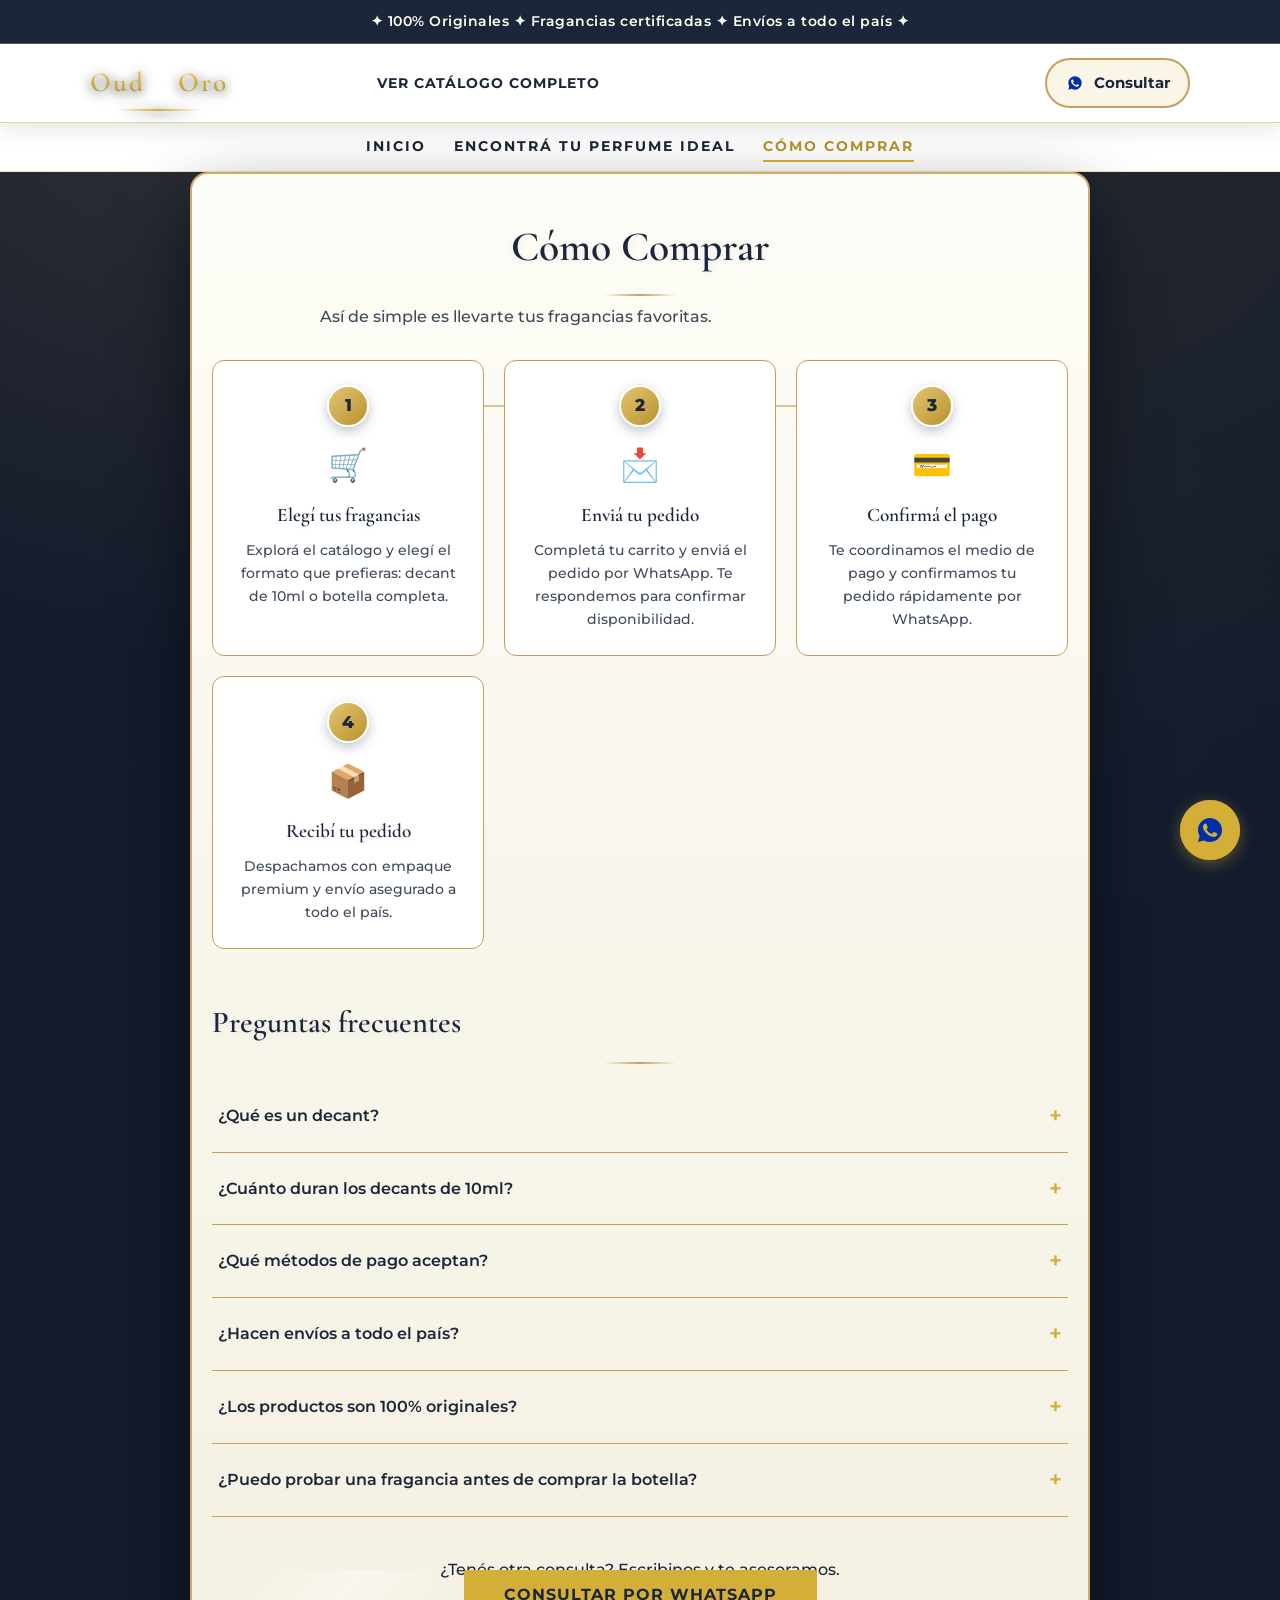
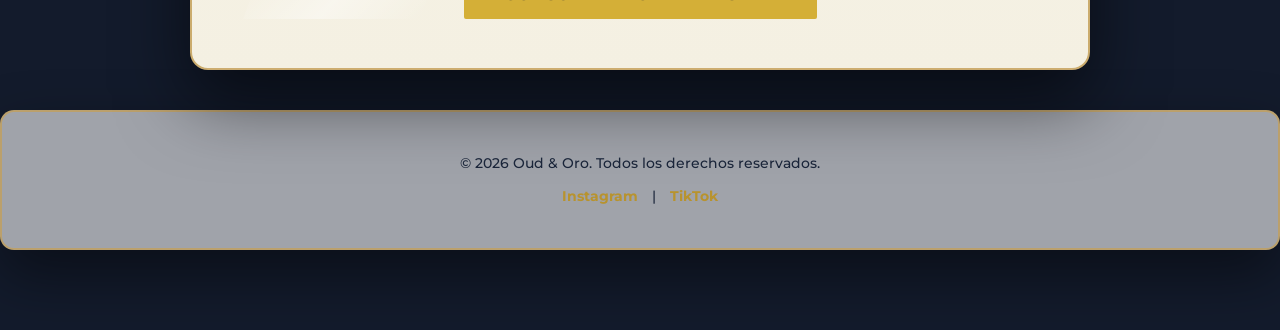
<file: como-comprar.html>
<!DOCTYPE html>
<html lang="es">
<head>
    <meta charset="UTF-8">
    <meta name="viewport" content="width=device-width, initial-scale=1.0">
    <title>Cómo Comprar | Oud & Oro</title>
    <!-- Google Fonts -->
    <link href="https://fonts.googleapis.com/css2?family=Montserrat:wght@400;500;600;700;800&family=Cormorant+Garamond:wght@600" rel="stylesheet">
    <link rel="stylesheet" href="css/styles.css?v=15">
    <style>
        .como-comprar { max-width: 900px; margin: 0 auto; padding: 40px 20px 60px; }
        .pasos-compra { display: grid; grid-template-columns: repeat(auto-fit, minmax(200px, 1fr)); gap: 20px; margin: 30px 0 50px; }
        .paso-compra { background: var(--card-bg); border: 1px solid var(--border-color); border-radius: 12px; padding: 24px; text-align: center; }
        .paso-compra .paso-icono { font-size: 2em; margin-bottom: 10px; }
        .paso-compra h3 { font-family: 'Cormorant Garamond', serif; font-size: 1.2em; margin-bottom: 8px; }
        .paso-compra p { font-size: 0.9em; color: var(--text-dim); }
        .faq { margin-top: 30px; }
        .faq-item { border-bottom: 1px solid var(--border-color); }
        .faq-item summary { cursor: pointer; padding: 18px 6px; font-weight: 600; list-style: none; display: flex; justify-content: space-between; align-items: center; }
        .faq-item summary::-webkit-details-marker { display: none; }
        .faq-item summary::after { content: '+'; font-size: 1.4em; color: var(--gold); transition: transform 0.2s; }
        .faq-item[open] summary::after { transform: rotate(45deg); }
        .faq-item .faq-respuesta { padding: 0 6px 18px; color: var(--text-dim); }
        .faq-cta { text-align: center; margin-top: 40px; }
    </style>
</head>
<body>

    <div class="site-sticky">
    <div class="top-bar">✦ 100% Originales ✦ Fragancias certificadas ✦ Envíos a todo el país ✦</div>

    <header class="site-header">
        <a href="index.html" class="logo" aria-label="Oud &amp; Oro - Volver al inicio">
            <span>Oud</span>
            <span class="logo-amp">&amp;</span>
            <span>Oro</span>
        </a>

        <div class="header-buscar">
            <a href="index.html#catalogo" class="header-enlace">Ver catálogo completo</a>
        </div>

        <div class="header-acciones">
            <a href="#" class="header-wa" id="header-wa" target="_blank" rel="noopener" aria-label="Consultar por WhatsApp">
                <img src="[data-uri]" alt="" width="20" height="20" style="pointer-events:none;">
                Consultar
            </a>
        </div>
    </header>
    </div>

    <nav class="main-nav" aria-label="Navegación principal">
        <a href="index.html">Inicio</a>
        <a href="recomendador.html">Encontrá tu perfume ideal</a>
        <a href="como-comprar.html" class="activo">Cómo Comprar</a>
    </nav>

    <main class="como-comprar">
        <h1 class="scroll-reveal">Cómo Comprar</h1>
        <p class="reco-sub scroll-reveal">Así de simple es llevarte tus fragancias favoritas.</p>

        <section class="pasos-compra scroll-reveal">
            <div class="paso-compra scroll-reveal">
                <span class="paso-num">1</span>
                <div class="paso-icono">🛒</div>
                <h3>Elegí tus fragancias</h3>
                <p>Explorá el catálogo y elegí el formato que prefieras: decant de 10ml o botella completa.</p>
            </div>
            <div class="paso-compra scroll-reveal">
                <span class="paso-num">2</span>
                <div class="paso-icono">📩</div>
                <h3>Enviá tu pedido</h3>
                <p>Completá tu carrito y enviá el pedido por WhatsApp. Te respondemos para confirmar disponibilidad.</p>
            </div>
            <div class="paso-compra scroll-reveal">
                <span class="paso-num">3</span>
                <div class="paso-icono">💳</div>
                <h3>Confirmá el pago</h3>
                <p>Te coordinamos el medio de pago y confirmamos tu pedido rápidamente por WhatsApp.</p>
            </div>
            <div class="paso-compra scroll-reveal">
                <span class="paso-num">4</span>
                <div class="paso-icono">📦</div>
                <h3>Recibí tu pedido</h3>
                <p>Despachamos con empaque premium y envío asegurado a todo el país.</p>
            </div>
        </section>

        <section class="faq scroll-reveal">
            <h2>Preguntas frecuentes</h2>

            <details class="faq-item">
                <summary>¿Qué es un decant?</summary>
                <div class="faq-respuesta">Es una fragancia envasada en un atomizador de cristal de viaje (10ml), extraída de la botella original con jeringas esterilizadas. Te permite probar y disfrutar una fragancia de lujo en tu piel antes de comprometerte con la botella completa.</div>
            </details>

            <details class="faq-item">
                <summary>¿Cuánto duran los decants de 10ml?</summary>
                <div class="faq-respuesta">Un decant de 10ml equivale a más de 100 aplicaciones. La duración depende de la cantidad de sprays que uses por día.</div>
            </details>

            <details class="faq-item">
                <summary>¿Qué métodos de pago aceptan?</summary>
                <div class="faq-respuesta">Coordinamos el medio de pago directamente por WhatsApp. Consultanos para conocer las opciones disponibles en el momento.</div>
            </details>

            <details class="faq-item">
                <summary>¿Hacen envíos a todo el país?</summary>
                <div class="faq-respuesta">Sí, realizamos envíos asegurados a todo el país con empaque premium. El costo y los plazos se coordinan según tu ubicación.</div>
            </details>

            <details class="faq-item">
                <summary>¿Los productos son 100% originales?</summary>
                <div class="faq-respuesta">Sí. Todas nuestras fragancias son 100% originales y certificadas. Garantizamos la autenticidad en cada producto.</div>
            </details>

            <details class="faq-item">
                <summary>¿Puedo probar una fragancia antes de comprar la botella?</summary>
                <div class="faq-respuesta">¡Por supuesto! Por eso ofrecemos decants de 10ml. Es la mejor manera de vivir la evolución de una fragancia en tu piel antes de invertir en la botella completa.</div>
            </details>
        </section>

        <div class="faq-cta scroll-reveal">
            <p>¿Tenés otra consulta? Escribinos y te asesoramos.</p>
            <a href="#" class="cta-btn" id="como-comprar-wa" target="_blank" rel="noopener">Consultar por WhatsApp</a>
        </div>
    </main>

    <footer id="contacto">
        <p>© 2026 Oud & Oro. Todos los derechos reservados.</p>
        <p style="margin-top: 10px;">
            <a href="https://www.instagram.com/oud_oro_arabes/" target="_blank" rel="noopener">Instagram</a> |
            <a href="#" target="_blank" rel="noopener">TikTok</a>
        </p>
    </footer>

    <a href="#" class="whatsapp-float" id="general-wa" target="_blank" rel="noopener" aria-label="Contactar por WhatsApp">
        <img src="[data-uri]" alt="WhatsApp" width="36" height="36" style="pointer-events:none;">
    </a>

<script>const numeroWhatsApp = "541144025352";</script>
<script src="js/como-comprar.js?v=4"></script>
<script src="js/sticky.js?v=13"></script>
</body>
</html>
</file>
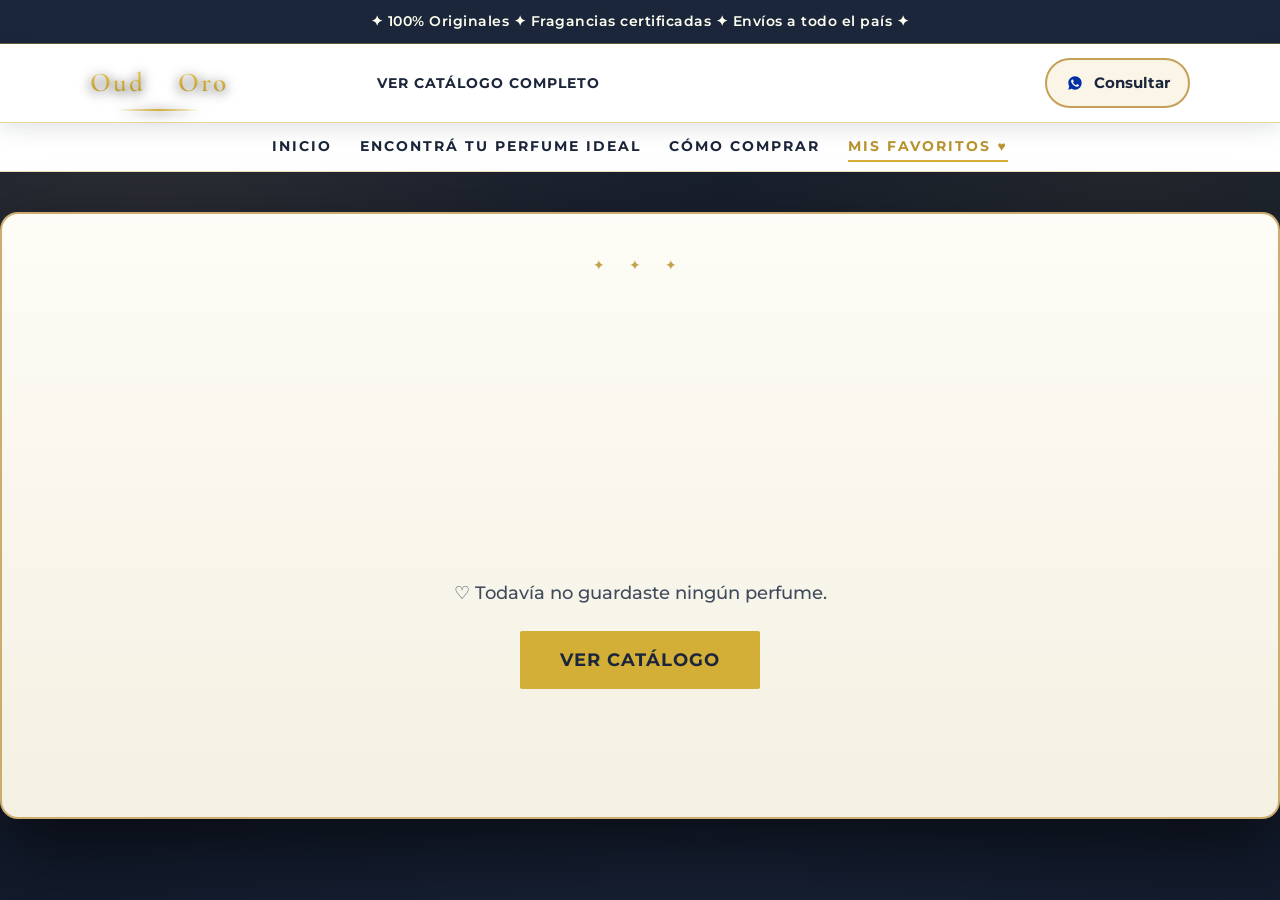
<file: favoritos.html>
<!DOCTYPE html>
<html lang="es">
<head>
    <meta charset="UTF-8">
    <meta name="viewport" content="width=device-width, initial-scale=1.0">
    <title>Mis favoritos | Oud & Oro</title>
    <!-- Google Fonts -->
    <link href="https://fonts.googleapis.com/css2?family=Montserrat:wght@400;500;600;700;800&family=Cormorant+Garamond:wght@600" rel="stylesheet">
    <link rel="stylesheet" href="css/styles.css?v=15">
</head>
<body>

    <div class="site-sticky">
    <div class="top-bar">✦ 100% Originales ✦ Fragancias certificadas ✦ Envíos a todo el país ✦</div>

    <header class="site-header">
        <a href="index.html" class="logo" aria-label="Oud &amp; Oro - Volver al inicio">
            <span>Oud</span>
            <span class="logo-amp">&amp;</span>
            <span>Oro</span>
        </a>

        <div class="header-buscar">
            <a href="index.html#catalogo" class="header-enlace">Ver catálogo completo</a>
        </div>

        <div class="header-acciones">
            <a href="#" class="header-wa" id="header-wa" target="_blank" rel="noopener" aria-label="Consultar por WhatsApp">
                <img src="[data-uri]" alt="" width="20" height="20" style="pointer-events:none;">
                Consultar
            </a>
        </div>
    </header>
    </div>

    <nav class="main-nav" aria-label="Navegación principal">
        <a href="index.html">Inicio</a>
        <a href="recomendador.html">Encontrá tu perfume ideal</a>
        <a href="como-comprar.html">Cómo Comprar</a>
        <a href="favoritos.html" class="activo">Mis favoritos ♥</a>
    </nav>

    <main class="favoritos">
        <section class="reco-hero">
            <h1 class="scroll-reveal">Mis favoritos</h1>
            <p class="reco-sub scroll-reveal">Los perfumes que guardaste con el corazón, listos para elegir tu favorito.</p>
        </section>

        <div class="favoritos-barra scroll-reveal">
            <a href="index.html#catalogo" class="cta-btn fav-volver">Explorar más perfumes</a>
        </div>

        <div class="product-grid" id="fav-grid"></div>
        <div class="fav-vacio" id="fav-vacio" hidden>
            <p>♡ Todavía no guardaste ningún perfume.</p>
            <a href="index.html#catalogo" class="cta-btn">Ver catálogo</a>
        </div>
    </main>

    <div class="modal-overlay" id="modal-producto" aria-hidden="true">
        <div class="modal" role="dialog" aria-modal="true" aria-labelledby="modal-titulo">
            <button class="modal-close" id="modal-cerrar" aria-label="Cerrar">&times;</button>
            <div id="modal-contenido"></div>
        </div>
    </div>

    <script>const numeroWhatsApp = "541144025352";</script>
    <script src="js/favoritos.js?v=12"></script>
    <script src="js/sticky.js?v=13"></script>
</body>
</html>
</file>
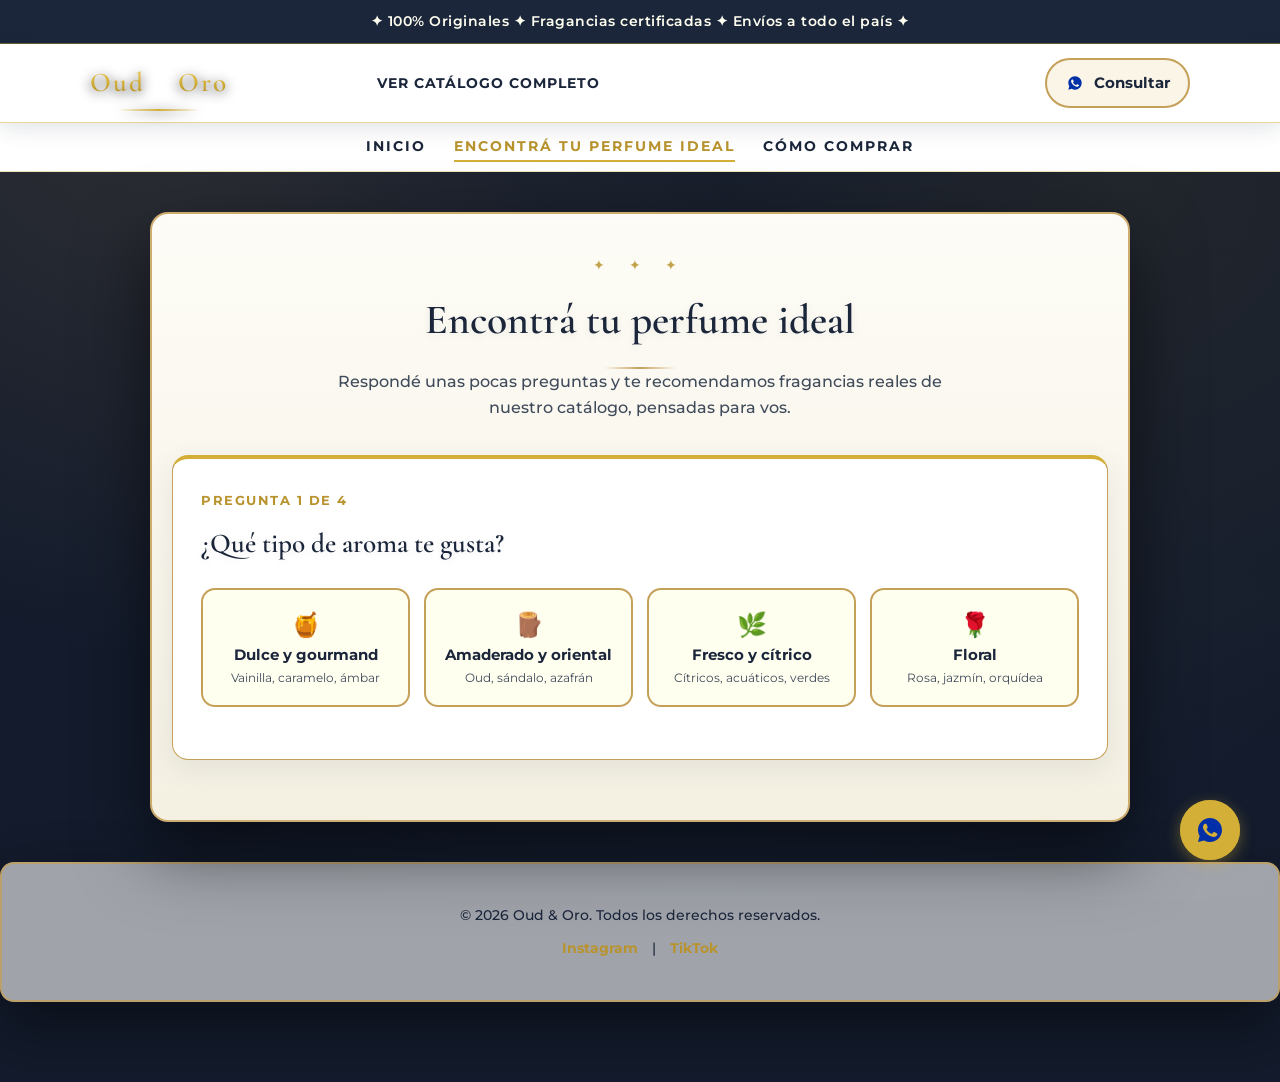
<file: recomendador.html>
<!DOCTYPE html>
<html lang="es">
<head>
    <meta charset="UTF-8">
    <meta name="viewport" content="width=device-width, initial-scale=1.0">
    <title>Encontrá tu perfume ideal | Oud & Oro</title>
    <!-- Google Fonts -->
    <link href="https://fonts.googleapis.com/css2?family=Montserrat:wght@400;500;600;700;800&family=Cormorant+Garamond:wght@600" rel="stylesheet">
    <link rel="stylesheet" href="css/styles.css?v=15">
</head>
<body>

    <div class="site-sticky">
    <div class="top-bar">✦ 100% Originales ✦ Fragancias certificadas ✦ Envíos a todo el país ✦</div>

    <header class="site-header">
        <a href="index.html" class="logo" aria-label="Oud &amp; Oro - Volver al inicio">
            <span>Oud</span>
            <span class="logo-amp">&amp;</span>
            <span>Oro</span>
        </a>

        <div class="header-buscar">
            <a href="index.html#catalogo" class="header-enlace">Ver catálogo completo</a>
        </div>

        <div class="header-acciones">
            <a href="#" class="header-wa" id="header-wa" target="_blank" rel="noopener" aria-label="Consultar por WhatsApp">
                <img src="[data-uri]" alt="" width="20" height="20" style="pointer-events:none;">
                Consultar
            </a>
        </div>
    </header>
    </div>

    <nav class="main-nav" aria-label="Navegación principal">
        <a href="index.html">Inicio</a>
        <a href="recomendador.html" class="activo">Encontrá tu perfume ideal</a>
        <a href="como-comprar.html">Cómo Comprar</a>
    </nav>

    <main class="recomendador">
        <section class="reco-hero">
            <h1 class="scroll-reveal">Encontrá tu perfume ideal</h1>
            <p class="reco-sub scroll-reveal">Respondé unas pocas preguntas y te recomendamos fragancias reales de nuestro catálogo, pensadas para vos.</p>
        </section>

        <section class="quiz" id="quiz">
            <div class="quiz-header">
                <span class="quiz-progress" id="quiz-progress">Pregunta 1 de 4</span>
            </div>

            <div class="quiz-paso" data-paso="1">
                <h2 class="quiz-pregunta">¿Qué tipo de aroma te gusta?</h2>
                <div class="quiz-opciones">
                    <button class="quiz-option" data-field="aroma" data-value="dulce">
                        <span class="opt-emoji">🍯</span>
                        <span class="opt-texto">Dulce y gourmand</span>
                        <span class="opt-desc">Vainilla, caramelo, ámbar</span>
                    </button>
                    <button class="quiz-option" data-field="aroma" data-value="amaderado">
                        <span class="opt-emoji">🪵</span>
                        <span class="opt-texto">Amaderado y oriental</span>
                        <span class="opt-desc">Oud, sándalo, azafrán</span>
                    </button>
                    <button class="quiz-option" data-field="aroma" data-value="fresco">
                        <span class="opt-emoji">🌿</span>
                        <span class="opt-texto">Fresco y cítrico</span>
                        <span class="opt-desc">Cítricos, acuáticos, verdes</span>
                    </button>
                    <button class="quiz-option" data-field="aroma" data-value="floral">
                        <span class="opt-emoji">🌹</span>
                        <span class="opt-texto">Floral</span>
                        <span class="opt-desc">Rosa, jazmín, orquídea</span>
                    </button>
                </div>
            </div>

            <div class="quiz-paso" data-paso="2" hidden>
                <h2 class="quiz-pregunta">¿En qué ocasión lo vas a usar?</h2>
                <div class="quiz-opciones">
                    <button class="quiz-option" data-field="ocasion" data-value="dia">
                        <span class="opt-emoji">☀️</span>
                        <span class="opt-texto">Uso diario / día</span>
                        <span class="opt-desc">Trabajo, universidad, casual</span>
                    </button>
                    <button class="quiz-option" data-field="ocasion" data-value="noche">
                        <span class="opt-emoji">🌙</span>
                        <span class="opt-texto">Noche / eventos</span>
                        <span class="opt-desc">Citas, salidas, reuniones</span>
                    </button>
                    <button class="quiz-option" data-field="ocasion" data-value="invierno">
                        <span class="opt-emoji">🧣</span>
                        <span class="opt-texto">Frío / invierno</span>
                        <span class="opt-desc">Para climas frescos</span>
                    </button>
                    <button class="quiz-option" data-field="ocasion" data-value="verano">
                        <span class="opt-emoji">🏖️</span>
                        <span class="opt-texto">Calor / verano</span>
                        <span class="opt-desc">Para climas cálidos</span>
                    </button>
                </div>
            </div>

            <div class="quiz-paso" data-paso="3" hidden>
                <h2 class="quiz-pregunta">¿Qué intensidad preferís?</h2>
                <div class="quiz-opciones">
                    <button class="quiz-option" data-field="intensidad" data-value="suave">
                        <span class="opt-emoji">🕊️</span>
                        <span class="opt-texto">Suave y sutil</span>
                        <span class="opt-desc">Perfecto para el día a día</span>
                    </button>
                    <button class="quiz-option" data-field="intensidad" data-value="media">
                        <span class="opt-emoji">✨</span>
                        <span class="opt-texto">Media</span>
                        <span class="opt-desc">Equilibrio entre proyección y elegancia</span>
                    </button>
                    <button class="quiz-option" data-field="intensidad" data-value="fuerte">
                        <span class="opt-emoji">🔥</span>
                        <span class="opt-texto">Fuerte y duradera</span>
                        <span class="opt-desc">Deja huella, larga duración</span>
                    </button>
                </div>
            </div>

            <div class="quiz-paso" data-paso="4" hidden>
                <h2 class="quiz-pregunta">¿Preferís una fragancia versátil o única?</h2>
                <div class="quiz-opciones">
                    <button class="quiz-option" data-field="estilo" data-value="versatil">
                        <span class="opt-emoji">🧩</span>
                        <span class="opt-texto">Versátil</span>
                        <span class="opt-desc">Que sirva para la mayoría de situaciones</span>
                    </button>
                    <button class="quiz-option" data-field="estilo" data-value="unica">
                        <span class="opt-emoji">💎</span>
                        <span class="opt-texto">Única / distinta</span>
                        <span class="opt-desc">Que nadie más tenga</span>
                    </button>
                </div>
            </div>

            <div class="quiz-nav">
                <button class="btn-ghost" id="quiz-atras" type="button" hidden>← Volver</button>
                <button class="btn-ghost" id="quiz-reiniciar" type="button" hidden>Reiniciar</button>
            </div>
        </section>

        <section class="reco-resultados" id="reco-resultados" hidden>
            <h2 class="scroll-reveal">Te recomendamos</h2>
            <p class="reco-resultado-nota" id="reco-resultado-nota"></p>
            <div class="product-grid" id="reco-grid"></div>
            <div class="ver-mas-wrapper">
                <button class="cta-btn" id="reco-reiniciar">Hacer otra búsqueda</button>
            </div>
        </section>
    </main>

    <footer id="contacto">
        <p>© 2026 Oud & Oro. Todos los derechos reservados.</p>
        <p style="margin-top: 10px;">
            <a href="https://www.instagram.com/oud_oro_arabes/" target="_blank" rel="noopener">Instagram</a> |
            <a href="#" target="_blank" rel="noopener">TikTok</a>
        </p>
    </footer>

    <a href="#" class="whatsapp-float" id="general-wa" target="_blank" rel="noopener" aria-label="Contactar por WhatsApp">
        <img src="[data-uri]" alt="WhatsApp" width="36" height="36" style="pointer-events:none;">
    </a>

    <div class="modal-overlay" id="modal-producto" aria-hidden="true">
        <div class="modal" role="dialog" aria-modal="true" aria-labelledby="modal-titulo">
            <button class="modal-close" id="modal-cerrar" aria-label="Cerrar">&times;</button>
            <div id="modal-contenido"></div>
        </div>
    </div>

<script>const numeroWhatsApp = "541144025352";</script>
<script src="js/recomendador.js?v=7"></script>
<script src="js/sticky.js?v=13"></script>
</body>
</html>
</file>
<file: css/styles.css>
/* Oud & Oro - Estilos principales */
        :root {
            --navy: #1B263B;              
            --gold: #D4AF37;              
            --ivory: #FFFFF0;             
            --sage: #E9ECE2;              
            --bg-color: #FFFFF0;          
            --bg-alt: #E9ECE2;            
            --accent-gold: #D4AF37;       
            --accent-gold-hover: #b8932e; 
            --text-main: #1B263B;         
            --text-dim: #3F4A5A;          
            --card-bg: #FFFFFF;           
            --border-color: #C5A059;      
            --panel-bg: rgba(255,255,255,0.6);
        }

        * {
            margin: 0;
            padding: 0;
            box-sizing: border-box;
        }

        html {
            overflow-x: hidden;
        }

        body {
            font-family: 'Montserrat', sans-serif;
            background-color: #4A4A4A;
            color: var(--text-main);
            line-height: 1.6;
            overflow-x: hidden;
            font-weight: 500;
        }

        .smoke-layer {
            position: fixed;
            inset: 0;
            z-index: -1;
            pointer-events: none;
            overflow: hidden;
            background-color: #4A4A4A;
            background-image:
                radial-gradient(circle at 10% 15%, rgba(65,105,225,0.08), transparent 42%),
                radial-gradient(circle at 85% 20%, rgba(197,160,89,0.09), transparent 45%),
                radial-gradient(circle at 50% 80%, rgba(65,105,225,0.06), transparent 50%);
        }

        .smoke-layer::before {
            content: '';
            position: absolute;
            inset: -20%;
            background: radial-gradient(ellipse, rgba(197,160,89,0.04) 0%, transparent 70%);
            opacity: 0.3;
            pointer-events: none;
        }

        button, input {
            font-family: inherit;
        }

h1, h2, h3, h4 {
            font-family: 'Cormorant Garamond', serif;
            font-weight: 600;
            text-shadow: 0 2px 8px rgba(27,38,59,0.08);
        }

        @keyframes fadeInUp {
            from { opacity: 0; transform: translateY(24px); }
            to { opacity: 1; transform: translateY(0); }
        }

        @keyframes pulseWa {
            0% { transform: scale(1); opacity: 0.9; }
            70% { transform: scale(1.32); opacity: 0; }
            100% { transform: scale(1.32); opacity: 0; }
        }

        .scroll-reveal, .card-reveal {
            opacity: 0;
            transform: translateY(30px);
            transition: opacity 0.6s ease, transform 0.6s ease;
        }

        .scroll-reveal.is-visible, .card-reveal.is-visible {
            opacity: 1;
            transform: translateY(0);
        }

        .hero {
            height: 100vh;
            display: flex;
            flex-direction: column;
            justify-content: center;
            align-items: center;
            text-align: center;
            padding: 0 20px;
            background: transparent; 
        }

        .hero h1 {
            font-size: 3.5rem;
            color: var(--accent-gold);
            margin-bottom: 20px;
            letter-spacing: 2px;
            opacity: 0;
            animation: fadeInUp 0.8s ease 0.1s forwards;
            text-shadow: 0 3px 8px rgba(27,38,59,0.2);
        }

        .hero p {
            font-size: 1.2rem;
            max-width: 600px;
            margin-bottom: 40px;
            color: var(--text-main);
            opacity: 0;
            animation: fadeInUp 0.8s ease 0.3s forwards;
            background: rgba(255,255,240,0.9);
            border: 1px solid rgba(212, 175, 55, 0.25);
            padding: 20px;
            border-radius: 8px;
            box-shadow: 0 4px 15px rgba(27,38,59,0.15);
        }

        .cta-btn {
            background-color: var(--accent-gold);
            color: #1B263B;
            padding: 15px 40px;
            text-decoration: none;
            font-weight: 700;
            text-transform: uppercase;
            letter-spacing: 1px;
            border-radius: 2px;
            transition: all 0.3s ease;
            cursor: pointer;
            border: none;
        }

        .cta-btn:hover {
            background-color: var(--accent-gold-hover);
            transform: translateY(-2px);
            box-shadow: 0 10px 20px rgba(197, 155, 39, 0.3);
            color: #FFFFF0;
        }

        .decants {
            padding: 70px 7%;
            margin: 40px auto;
            max-width: 1280px;
            text-align: center;
            background: var(--panel-bg);
            border-radius: 14px;
            border: 2px solid rgba(197,160,89,0.75);
            box-shadow: 0 25px 60px rgba(0,0,0,0.45);
        }

        .decants h2 {
            font-size: 2.5rem;
            margin-bottom: 50px;
            color: var(--navy);
        }

        .steps {
            display: flex;
            justify-content: center;
            gap: 40px;
            flex-wrap: wrap;
            max-width: 1000px;
            margin: 0 auto;
        }

        .step {
            flex: 1;
            min-width: 250px;
            padding: 20px;
            background: var(--card-bg);
            border: 2px solid rgba(197,160,89,0.6);
            border-radius: 8px;
            box-shadow: 0 10px 30px rgba(27,38,59,0.12);
        }

        .step-number {
            font-family: 'Cormorant Garamond', serif;
            font-weight: 600;
            font-size: 3rem;
            color: var(--accent-gold-hover);
            margin-bottom: 15px;
        }

        .step h3 {
            font-size: 1.5rem;
            margin-bottom: 15px;
            color: var(--navy);
        }

        .step p {
            color: var(--text-dim);
            font-weight: 600;
            font-size: 0.98rem;
            line-height: 1.7;
        }

        .catalog {
            padding: 70px 7%;
            max-width: 1280px;
            margin: 40px auto;
            background: rgba(255,255,255,0.5);
            border-radius: 14px;
            border: 2px solid rgba(197,160,89,0.75);
            box-shadow: 0 25px 60px rgba(0,0,0,0.45);
            overflow: hidden;
            position: relative;
        }

        .catalog-header-wrapper,
        .filtros-marca,
        .product-grid,
        .ver-mas-wrapper {
            position: relative;
            z-index: 1;
        }

        .catalog h2 {
            font-size: 2.5rem;
            text-align: center;
            margin-bottom: 20px;
            color: var(--navy);
            background: transparent;
            padding: 5px 20px;
        }
        
        .catalog-header-wrapper {
            text-align: center;
            margin-bottom: 40px;
        }

        .catalog-intro {
            max-width: 620px;
            margin: 0 auto;
            text-align: center;
            color: var(--text-dim);
            background: transparent;
            padding: 15px;
            border-radius: 8px;
        }

        .buscador-wrap {
            max-width: 480px;
            margin: 0 auto 24px;
        }

        .buscador-row {
            display: flex;
            align-items: center;
            gap: 10px;
        }

        .buscador-row #buscador {
            flex: 1;
            min-width: 0;
        }

        .btn-columnas {
            flex-shrink: 0;
            display: flex;
            align-items: center;
            justify-content: center;
            gap: 6px;
            width: 52px;
            height: 52px;
            background: var(--card-bg);
            border: 2px solid var(--border-color);
            border-radius: 30px;
            cursor: pointer;
            color: var(--navy);
            font-family: 'Montserrat', sans-serif;
            font-weight: 700;
            font-size: 1rem;
            box-shadow: 0 8px 20px rgba(27,38,59,0.15);
            transition: border-color 0.3s ease, box-shadow 0.3s ease, transform 0.2s ease;
        }

        .btn-columnas:hover {
            border-color: var(--accent-gold-hover);
            transform: scale(1.05);
        }

        .btn-columnas:active {
            transform: scale(0.95);
        }

        .btn-columnas .cols-icon {
            display: grid;
            grid-template-columns: repeat(2, 4px);
            gap: 2px;
        }

        .btn-columnas .cols-icon i {
            display: block;
            width: 4px;
            height: 4px;
            background: var(--accent-gold);
            border-radius: 1px;
        }

        @media (min-width: 769px) {
            .btn-columnas { display: none; }
        }

        #buscador {
            width: 100%;
            padding: 14px 22px;
            background: var(--card-bg);
            border: 2px solid var(--border-color);
            color: var(--navy);
            font-size: 1rem;
            font-weight: 500;
            border-radius: 30px;
            transition: border-color 0.3s ease, box-shadow 0.3s ease;
            box-shadow: 0 8px 20px rgba(27,38,59,0.15);
        }

        #buscador::placeholder {
            color: var(--text-dim);
        }

        #buscador:focus {
            outline: none;
            border-color: var(--accent-gold);
            box-shadow: 0 0 0 4px rgba(197, 155, 39, 0.25);
        }

        .filtros-marca {
            display: flex;
            justify-content: center;
            margin-bottom: 40px;
        }

        .marcas-dropdown {
            position: relative;
        }

        .filtro-chip {
            background: var(--card-bg);
            border: 2px solid var(--border-color);
            color: var(--navy);
            padding: 12px 28px;
            border-radius: 30px;
            font-weight: 700;
            font-size: 0.92rem;
            cursor: pointer;
            transition: all 0.25s ease;
            box-shadow: 0 4px 10px rgba(27,38,59,0.10);
            display: inline-flex;
            align-items: center;
            gap: 10px;
        }

        .filtro-chip:hover {
            border-color: var(--accent-gold);
            transform: translateY(-1px);
        }

        .filtro-chip .flecha {
            transition: transform 0.25s ease;
            font-size: 0.8rem;
        }

        .filtro-chip.abierto {
            border-color: var(--accent-gold);
            background: var(--accent-gold);
            color: #1B263B;
        }

        .filtro-chip.orden-chip .orden-icono {
            font-weight: 800;
            color: var(--accent-gold);
            font-size: 1rem;
            line-height: 1;
        }

        .filtro-chip.orden-chip.activo {
            border-color: var(--accent-gold);
            background: var(--accent-gold);
            color: #1B263B;
        }

        .filtro-chip.orden-chip.activo .orden-icono {
            color: #1B263B;
        }

        .filtro-chip.abierto .flecha {
            transform: rotate(180deg);
        }

        .marcas-menu {
            position: fixed;
            top: 0;
            left: 0;
            background: #FFFFFF;
            border: 2px solid rgba(197,160,89,0.75);
            border-radius: 12px;
            box-shadow: 0 20px 45px rgba(0,0,0,0.35);
            padding: 14px;
            min-width: 240px;
            max-height: 320px;
            overflow-y: auto;
            z-index: 500;
            display: none;
            text-align: left;
        }

        .marcas-menu.abierto {
            display: block;
        }

        .marcas-menu label {
            display: flex;
            align-items: center;
            gap: 10px;
            padding: 8px 10px;
            border-radius: 8px;
            font-weight: 600;
            font-size: 0.9rem;
            color: var(--navy);
            cursor: pointer;
            transition: background 0.2s ease;
        }

        .marcas-menu label:hover {
            background: rgba(212,175,55,0.12);
        }

        .marcas-menu input[type="checkbox"] {
            width: 17px;
            height: 17px;
            accent-color: var(--accent-gold);
            cursor: pointer;
        }

        .marcas-sep {
            height: 1px;
            background: rgba(27,38,59,0.12);
            margin: 6px 0;
        }

        .product-grid {
            display: grid;
            grid-template-columns: repeat(auto-fit, minmax(300px, 1fr));
            gap: 40px;
        }

        .ver-mas-wrapper {
            display: flex;
            justify-content: center;
            margin-top: 50px;
        }

        .ver-mas-btn {
            font-size: 1.05rem;
            padding: 16px 48px;
        }

        .ver-mas-btn[hidden] {
            display: none;
        }

        .product-card {
            background-color: var(--card-bg);
            padding: 20px;
            text-align: center;
            transition: transform 0.4s cubic-bezier(0.165, 0.84, 0.44, 1), box-shadow 0.4s ease;
            overflow: hidden;
            border-radius: 8px;
            box-shadow: 0 10px 25px rgba(27,38,59,0.12); 
            display: flex;
            flex-direction: column;
            justify-content: space-between;
            cursor: pointer;
            border: 2px solid rgba(197,160,89,0.7);
        }

        .product-card:hover {
            transform: translateY(-8px);
            box-shadow: 0 20px 40px rgba(197, 155, 39, 0.3);
            border-color: var(--accent-gold);
        }

        .img-container {
            width: 100%;
            height: 280px;
            background: #f7f4e9;
            display: flex;
            align-items: center;
            justify-content: center;
            margin-bottom: 20px;
            border-radius: 6px;
            position: relative;
            overflow: hidden;
        }

        .img-container img {
            max-width: 85%;
            max-height: 85%;
            object-fit: contain;
            transition: transform 0.5s ease;
        }

        .product-card:hover .img-container img {
            transform: scale(1.08);
        }

        .product-house {
            font-size: 0.8rem;
            text-transform: uppercase;
            color: var(--accent-gold-hover);
            letter-spacing: 2px;
            margin-bottom: 5px;
            font-weight: 700;
        }

        .product-title {
            font-size: 1.4rem;
            margin-bottom: 10px;
            color: var(--navy);
        }

        .product-notes {
            font-size: 0.85rem;
            color: var(--text-dim);
            margin-bottom: 15px;
            font-style: italic;
        }

        .product-price {
            font-size: 1.2rem;
            margin-bottom: 20px;
            font-weight: 700;
            color: var(--navy);
        }

        .product-btn {
            width: 100%;
            display: block;
            background: transparent;
            color: var(--navy);
            border: 2px solid var(--border-color);
            padding: 12px;
            font-weight: 700;
            transition: all 0.3s ease;
        }

        .product-btn:hover {
            background: var(--accent-gold);
            color: #FFFFF0;
            border-color: var(--accent-gold);
        }

        .product-select {
            display: block;
            background: transparent;
            color: var(--navy);
            border: 2px solid var(--border-color);
            padding: 12px;
            font-weight: 700;
            transition: all 0.3s ease;
            cursor: pointer;
        }

        .product-card:hover .product-select,
        .product-card:focus-visible .product-select {
            background: var(--accent-gold);
            color: #FFFFF0;
            border-color: var(--accent-gold);
        }

        .empty-state {
            grid-column: 1 / -1;
            text-align: center;
            color: var(--text-dim);
            background: var(--card-bg);
            border: 1px solid rgba(212,175,55,0.4);
            padding: 60px 20px;
            font-style: italic;
            border-radius: 8px;
        }

        .trust {
            padding: 60px 7%;
            margin: 40px auto;
            max-width: 1280px;
            display: flex;
            justify-content: space-around;
            flex-wrap: wrap;
            text-align: center;
            gap: 30px;
            background: var(--panel-bg);
            border-radius: 14px;
            border: 2px solid rgba(197,160,89,0.75);
            box-shadow: 0 25px 60px rgba(0,0,0,0.45);
        }

        .trust-item h4 {
            color: var(--navy);
            font-size: 1.2rem;
            margin-bottom: 10px;
        }

        .trust-item p {
            color: var(--text-dim);
        }

        footer {
            margin: 40px auto 80px;
            max-width: 1280px;
            padding: 40px 7%;
            text-align: center;
            font-size: 0.9rem;
            color: var(--navy);
            background-color: var(--panel-bg);
            border: 2px solid rgba(197,160,89,0.75);
            border-radius: 14px;
            box-shadow: 0 25px 60px rgba(0,0,0,0.45);
        }

        footer a {
            position: relative;
            color: var(--accent-gold-hover);
            text-decoration: none;
            margin: 0 10px;
            font-weight: 700;
        }

        .whatsapp-float {
            position: fixed;
            width: 60px;
            height: 60px;
            bottom: 40px;
            right: 40px;
            background-color: var(--accent-gold);
            color: #1B263B;
            border-radius: 50px;
            text-align: center;
            font-size: 30px;
            box-shadow: 0 4px 15px rgba(212,175,55,0.4);
            z-index: 100;
            display: flex;
            align-items: center;
            justify-content: center;
            text-decoration: none;
            transition: transform 0.3s ease;
        }

        .whatsapp-float::after {
            content: '';
            position: absolute;
            inset: 0;
            border-radius: 50px;
            border: 2px solid rgba(212, 175, 55, 0.65);
            pointer-events: none;
            animation: pulseWa 2.6s infinite;
        }

        .whatsapp-float:hover {
            transform: scale(1.1);
            animation-play-state: paused;
        }

        .whatsapp-float:hover::after {
            animation-play-state: paused;
        }

        .modal-overlay {
            position: fixed;
            inset: 0;
            background: rgba(0, 0, 0, 0.55);
            display: flex;
            align-items: center;
            justify-content: center;
            z-index: 200;
            opacity: 0;
            visibility: hidden;
            pointer-events: none;
            transition: opacity 0.3s ease, visibility 0s linear 0.3s;
            padding: 20px;
        }

        .modal-overlay.abierto {
            opacity: 1;
            visibility: visible;
            pointer-events: auto;
            backdrop-filter: blur(3px);
            transition: opacity 0.3s ease;
        }

        .modal {
            background: var(--card-bg);
            border: 1px solid rgba(212,175,55,0.5);
            border-radius: 10px;
            max-width: 500px;
            width: 100%;
            max-height: 90vh;
            max-height: 90dvh;
            overflow-y: auto;
            padding: 30px;
            text-align: center;
            box-shadow: 0 25px 60px rgba(27,38,59,0.35);
            position: relative;
        }

        .modal-close {
            position: absolute;
            top: 10px;
            right: 16px;
            background: none;
            border: none;
            font-size: 30px;
            line-height: 1;
            cursor: pointer;
            color: var(--text-dim);
            transition: color 0.2s ease;
        }

        .modal-close:hover {
            color: var(--navy);
        }

        .modal-img {
            display: flex;
            justify-content: center;
            margin-bottom: 15px;
        }

        .modal-img img {
            max-width: 180px;
            max-height: 180px;
            object-fit: contain;
        }

        .modal-house {
            font-size: 0.8rem;
            text-transform: uppercase;
            color: var(--accent-gold-hover);
            letter-spacing: 2px;
            font-weight: 700;
            margin-bottom: 5px;
        }

        .modal-title {
            font-size: 1.6rem;
            color: var(--navy);
            margin-bottom: 15px;
        }

        .modal-info {
            font-size: 0.95rem;
            color: var(--navy);
            margin-bottom: 10px;
        }

        .modal-info strong {
            color: var(--accent-gold);
        }

        .modal-notas {
            font-size: 0.9rem;
            font-style: italic;
            color: var(--text-dim);
            margin-bottom: 20px;
        }

        .modal-opciones {
            text-align: left;
            margin-bottom: 20px;
        }

        .opcion-label {
            font-weight: 700;
            margin-bottom: 10px;
            color: var(--navy);
        }

        .opcion-selector {
            display: flex;
            justify-content: space-between;
            align-items: center;
            border: 2px solid var(--border-color);
            border-radius: 8px;
            padding: 14px 16px;
            margin-bottom: 10px;
            cursor: pointer;
            transition: all 0.2s ease;
            background: var(--card-bg);
        }

        .opcion-selector:hover {
            border-color: var(--accent-gold);
        }

        .opcion-selector.seleccionado {
            border: 3px solid var(--navy);
            background: linear-gradient(135deg, #f7e08a 0%, #d4af37 50%, #b8912a 100%);
            box-shadow: 0 6px 18px rgba(212,175,55,0.45);
        }

        .opcion-selector.seleccionado .nombre,
        .opcion-selector.seleccionado .precio {
            color: #1B263B;
        }

        .opcion-selector .nombre {
            font-weight: 700;
            color: var(--navy);
        }

        .opcion-selector .precio {
            color: var(--accent-gold-hover);
            font-weight: 700;
        }

        .modal-wa {
            width: 100%;
            margin-top: 5px;
        }

        .logo {
            position: fixed;
            top: 22px;
            right: 32px;
            z-index: 200;
            display: flex;
            align-items: center;
            gap: 8px;
            font-family: 'Cormorant Garamond', serif;
            font-weight: 600;
            font-size: 1.9rem;
            letter-spacing: 3px;
            text-decoration: none;
            background: linear-gradient(180deg, #f7e08a 0%, #d4af37 48%, #9c7a1f 100%);
            -webkit-background-clip: text;
            background-clip: text;
            -webkit-text-fill-color: transparent;
            filter: drop-shadow(0 2px 6px rgba(0,0,0,0.9));
            transition: transform 0.3s ease;
        }

        .logo:hover {
            transform: scale(1.04);
        }

        .logo .logo-amp {
            font-size: 1.2rem;
            font-style: italic;
            opacity: 0.85;
            transform: translateY(-1px);
        }

        .logo::after {
            content: '';
            position: absolute;
            left: 50%;
            bottom: -6px;
            width: 60%;
            height: 2px;
            transform: translateX(-50%);
            background: linear-gradient(90deg, transparent, #d4af37, transparent);
        }

        /* ============ REDISEÑO: franja, header, nav, banner, destacados ============ */
        .top-bar {
            background: #1B263B;
            color: #FFFFF0;
            text-align: center;
            padding: 10px 16px;
            font-size: 0.9rem;
            font-weight: 600;
            letter-spacing: 0.5px;
            border-bottom: 1px solid rgba(212,175,55,0.4);
        }

        .top-bar .resaltado {
            color: #D4AF37;
        }

        .site-header {
            position: sticky;
            top: 0;
            z-index: 150;
            display: flex;
            align-items: center;
            justify-content: space-between;
            gap: 16px;
            padding: 14px 7%;
            background: #FFFFFF;
            border-bottom: 1px solid rgba(212,175,55,0.5);
            box-shadow: 0 6px 20px rgba(27,38,59,0.12);
        }

        .site-header .logo {
            position: static;
            font-size: 1.7rem;
            letter-spacing: 2px;
        }

        .header-buscar {
            flex: 1;
            max-width: 520px;
            display: flex;
            align-items: center;
            gap: 8px;
        }

        .header-buscar #buscador {
            flex: 1;
            min-width: 0;
        }

        .header-wa {
            display: inline-flex;
            align-items: center;
            gap: 9px;
            color: var(--navy);
            text-decoration: none;
            font-weight: 700;
            font-size: 0.95rem;
            padding: 11px 18px;
            border: 2px solid var(--border-color);
            border-radius: 30px;
            background: rgba(212,175,55,0.12);
            transition: all 0.3s ease;
            white-space: nowrap;
        }

        .header-wa:hover {
            background: var(--accent-gold);
            color: #1B263B;
            transform: translateY(-2px);
            box-shadow: 0 10px 20px rgba(197,155,39,0.3);
        }

        .header-acciones {
            display: flex;
            align-items: center;
            gap: 10px;
        }

        .carrito-wrap {
            position: relative;
        }

        .carrito-btn {
            display: inline-flex;
            align-items: center;
            gap: 9px;
            color: var(--navy);
            background: var(--card-bg);
            border: 2px solid var(--border-color);
            border-radius: 30px;
            padding: 11px 16px;
            font-weight: 700;
            font-size: 0.95rem;
            cursor: pointer;
            transition: all 0.3s ease;
            white-space: nowrap;
            position: relative;
        }

        .carrito-btn:hover {
            background: var(--accent-gold);
            color: #1B263B;
            transform: translateY(-2px);
            box-shadow: 0 10px 20px rgba(197,155,39,0.3);
        }

        .carrito-badge {
            display: inline-flex;
            align-items: center;
            justify-content: center;
            min-width: 21px;
            height: 21px;
            padding: 0 5px;
            border-radius: 12px;
            background: #C0392B;
            color: #fff;
            font-size: 0.75rem;
            font-weight: 800;
            line-height: 1;
        }

        .carrito-badge.vacio {
            background: rgba(27,38,59,0.25);
            color: var(--navy);
        }

        .carrito-panel {
            position: fixed;
            top: 0;
            right: 0;
            height: 100vh;
            height: 100dvh;
            width: 360px;
            max-width: 92vw;
            background: #FFFFFF;
            z-index: 600;
            box-shadow: -15px 0 40px rgba(0,0,0,0.3);
            transform: translateX(105%);
            transition: transform 0.3s ease;
            overflow-y: auto;
        }

        .carrito-panel.abierto {
            transform: translateX(0);
        }

        .carrito-backdrop {
            position: fixed;
            inset: 0;
            background: rgba(0,0,0,0.45);
            z-index: 599;
            opacity: 0;
            visibility: hidden;
            transition: opacity 0.3s ease, visibility 0.3s ease;
        }

        .carrito-backdrop.abierto {
            opacity: 1;
            visibility: visible;
        }

        .carrito-cabecera {
            display: flex;
            align-items: center;
            justify-content: space-between;
            padding: 18px 20px;
            border-bottom: 1px solid rgba(197,160,89,0.5);
            font-family: var(--font-head);
            font-size: 1.3rem;
            color: var(--navy);
            font-weight: 700;
        }

        .carrito-cerrar {
            background: none;
            border: none;
            font-size: 1.6rem;
            line-height: 1;
            color: var(--navy);
            cursor: pointer;
        }

        .carrito-lista {
            padding: 14px 18px;
        }

        .carrito-item {
            display: flex;
            flex-direction: column;
            gap: 4px;
            padding: 12px 4px;
            border-bottom: 1px solid rgba(27,38,59,0.08);
        }

        .carrito-item-top {
            display: flex;
            align-items: flex-start;
            justify-content: space-between;
            gap: 8px;
        }

        .carrito-item-nombre {
            font-weight: 700;
            color: var(--navy);
            font-size: 0.95rem;
            line-height: 1.25;
        }

        .carrito-item-precio {
            color: var(--text-dim);
            font-size: 0.8rem;
            white-space: nowrap;
        }

        .carrito-item-formato {
            font-size: 0.8rem;
            color: var(--text-dim);
        }

        .carrito-item-formato.decant {
            color: #1B4A8A;
            font-weight: 700;
        }

        .carrito-quitar {
            background: none;
            border: none;
            color: #C0392B;
            font-weight: 700;
            font-size: 0.78rem;
            cursor: pointer;
            padding: 0;
            align-self: flex-start;
        }

        .carrito-vacio {
            color: var(--text-dim);
            padding: 20px 4px;
            font-size: 0.95rem;
        }

        .carrito-pie {
            padding: 16px 18px 22px;
            border-top: 1px solid rgba(197,160,89,0.5);
            display: flex;
            flex-direction: column;
            gap: 10px;
            padding-bottom: calc(22px + env(safe-area-inset-bottom, 0px));
            position: sticky;
            bottom: 0;
            background: #fff;
            z-index: 1;
        }

        .carrito-total {
            display: flex;
            justify-content: space-between;
            font-weight: 700;
            color: var(--navy);
        }

        .carrito-wa {
            width: 100%;
            text-align: center;
        }

        .main-nav {
            background: #FFFFFF;
            display: flex;
            justify-content: center;
            align-items: center;
            gap: 28px;
            flex-wrap: wrap;
            padding: 13px 16px;
            border-bottom: 1px solid rgba(212,175,55,0.35);
        }

        .main-nav a {
            color: #1B263B;
            text-decoration: none;
            font-weight: 700;
            letter-spacing: 2px;
            font-size: 0.85rem;
            text-transform: uppercase;
            transition: color 0.25s ease;
        }

        .main-nav a:hover {
            color: var(--accent-gold-hover);
        }

        .hero-banner {
            position: relative;
            display: flex;
            align-items: center;
            justify-content: center;
            min-height: 500px;
            height: 70vh;
            margin: 8px 14px 0;
            border-radius: 14px;
            overflow: hidden;
            background: url('../banner.jpg') center center / cover no-repeat;
            cursor: pointer;
            box-shadow: 0 25px 60px rgba(0,0,0,0.5);
        }

        .hero-banner::before {
            content: '';
            position: absolute;
            inset: 0;
            z-index: 1;
            background: linear-gradient(180deg, rgba(27,38,59,0.35) 0%, rgba(27,38,59,0.18) 50%, rgba(27,38,59,0.55) 100%);
        }

        .banner-texto {
            position: relative;
            z-index: 2;
            display: flex;
            flex-direction: column;
            align-items: center;
            justify-content: center;
            text-align: center;
            padding: 40px 20px;
            max-width: 720px;
        }

        .banner-texto h2 {
            font-size: 3rem;
            color: #FFFFF0;
            margin-bottom: 14px;
            font-weight: 600;
            text-shadow: 0 3px 14px rgba(0,0,0,0.6);
        }

        .banner-texto p {
            font-size: 1.05rem;
            color: #FFFFF0;
            margin-bottom: 26px;
            line-height: 1.6;
            text-shadow: 0 2px 10px rgba(0,0,0,0.6);
        }

        .banner-cta {
            align-self: center;
        }

        .destacados {
            padding: 70px 7% 20px;
            margin: 40px auto;
            max-width: 1280px;
            background: var(--panel-bg);
            border-radius: 14px;
            border: 2px solid rgba(197,160,89,0.75);
            box-shadow: 0 25px 60px rgba(0,0,0,0.45);
        }

        .destacados h2 {
            font-size: 2.5rem;
            text-align: center;
            margin-bottom: 40px;
            color: var(--navy);
        }

        #destacados-grid {
            margin-top: 10px;
        }

        @media (max-width: 768px) {
            .site-header { flex-wrap: wrap; padding: 12px 16px; row-gap: 12px; }
            .site-header .logo { font-size: 1.25rem; }
            .header-buscar { order: 3; max-width: 100%; flex-basis: 100%; }
            .header-wa { font-size: 0.75rem; padding: 8px 12px; gap: 6px; }
            .header-wa svg { width: 17px; height: 17px; }
            .header-acciones { gap: 6px; margin-left: auto; }
            .carrito-btn { padding: 8px 12px; font-size: 0.75rem; gap: 6px; }
            .carrito-btn svg { width: 17px; height: 17px; }
            .carrito-panel { width: 100%; max-width: 100%; }
            .main-nav { gap: 12px; padding: 10px 8px; flex-wrap: wrap; }
            .main-nav a { font-size: 0.68rem; letter-spacing: 1px; }
            .hero-banner { min-height: 360px; height: 52vh; margin: 6px 10px 0; }
            .banner-texto { padding: 24px 16px; }
            .banner-texto h2 { font-size: 2rem; }
            .banner-texto p { font-size: 0.95rem; margin-bottom: 20px; }
            .banner-cta { font-size: 0.85rem; padding: 13px 28px; }
            .catalog, .decants, .trust, .destacados { margin: 24px auto; border-radius: 10px; }
            .catalog, .decants, .trust { padding: 44px 5%; }
            .destacados { padding: 44px 5% 20px; }
            .destacados h2 { font-size: 2rem; }
            .product-grid { grid-template-columns: 1fr; }
        }

        @media (max-width: 768px) {
            .modal { padding: 25px 18px; }
            .hero h1 { font-size: 2.5rem; }
            .whatsapp-float { bottom: 18px; right: 16px; width: 48px; height: 48px; font-size: 22px; }
            .logo { font-size: 1.5rem; top: 16px; right: 20px; letter-spacing: 2px; }
            .product-grid .img-container { height: 240px; }
            .product-grid .product-card { padding: 14px; }
            .product-grid .product-title { font-size: 1.25rem; }
            .product-grid .product-price { font-size: 1.05rem; }
            .product-grid.cols-2 { grid-template-columns: repeat(2, 1fr); gap: 14px; }
            .product-grid.cols-3 { grid-template-columns: repeat(3, 1fr); gap: 10px; }
            .product-grid.cols-2 .product-card { padding: 12px; }
            .product-grid.cols-3 .product-card { padding: 8px; }
            .product-grid.cols-2 .img-container { height: 170px; margin-bottom: 12px; }
            .product-grid.cols-3 .img-container { height: 110px; margin-bottom: 8px; }
            .product-grid.cols-2 .product-title { font-size: 1.05rem; margin-bottom: 6px; }
            .product-grid.cols-3 .product-title { font-size: 0.9rem; margin-bottom: 4px; }
            .product-grid.cols-2 .product-notes { font-size: 0.75rem; }
            .product-grid.cols-3 .product-notes { display: none; }
            .product-grid.cols-2 .product-price { font-size: 1rem; margin-bottom: 10px; }
            .product-grid.cols-3 .product-price { font-size: 0.85rem; margin-bottom: 6px; }
            .product-grid.cols-2 .product-house { font-size: 0.65rem; }
            .product-grid.cols-3 .product-house { font-size: 0.55rem; }
            .product-grid.cols-2 .product-btn,
            .product-grid.cols-3 .product-btn { font-size: 0.75rem; padding: 8px 6px; }
        }


        /* ===== Paginas nuevas (recomendador / como comprar) ===== */
        .header-enlace {
            color: var(--navy);
            text-decoration: none;
            font-weight: 700;
            letter-spacing: 1px;
            font-size: 0.9rem;
            text-transform: uppercase;
            white-space: nowrap;
            transition: color 0.25s ease;
        }
        .header-enlace:hover { color: var(--accent-gold-hover); }

        .main-nav a.activo { color: var(--accent-gold-hover); }

        .recomendador { max-width: 980px; margin: 0 auto; padding: 40px 20px 60px; }

        .reco-hero { text-align: center; margin-bottom: 34px; }
        .reco-hero h1 { font-family: 'Cormorant Garamond', serif; font-size: 2.6rem; color: var(--navy); margin-bottom: 10px; }
        .reco-sub { color: var(--text-dim); max-width: 640px; margin: 0 auto; }

        .quiz { background: var(--card-bg); border: 1px solid var(--border-color); border-radius: 16px; padding: 28px; box-shadow: 0 8px 30px rgba(27,38,59,0.08); }
        .quiz-header { margin-bottom: 10px; }
        .quiz-progress { font-size: 0.8rem; letter-spacing: 1.5px; text-transform: uppercase; color: var(--accent-gold-hover); font-weight: 700; }
        .quiz-pregunta { font-family: 'Cormorant Garamond', serif; font-size: 1.7rem; color: var(--navy); margin: 6px 0 22px; }

        .quiz-opciones { display: grid; grid-template-columns: repeat(auto-fit, minmax(200px, 1fr)); gap: 14px; }
        .quiz-option {
            display: flex; flex-direction: column; align-items: center; gap: 6px;
            padding: 20px 14px; background: var(--bg-color);
            border: 2px solid var(--border-color); border-radius: 14px;
            cursor: pointer; transition: all 0.25s ease; text-align: center;
            font-family: 'Montserrat', sans-serif; color: var(--navy);
        }
        .quiz-option:hover { border-color: var(--gold); background: rgba(212,175,55,0.12); transform: translateY(-3px); }
        .quiz-option .opt-emoji { font-size: 1.8em; }
        .quiz-option .opt-texto { font-weight: 700; font-size: 0.95rem; }
        .quiz-option .opt-desc { font-size: 0.78rem; color: var(--text-dim); }

        .quiz-nav { margin-top: 24px; display: flex; justify-content: space-between; }
        .btn-ghost {
            background: transparent; border: 2px solid var(--border-color); color: var(--navy);
            padding: 10px 20px; border-radius: 30px; cursor: pointer; font-family: 'Montserrat', sans-serif;
            font-weight: 700; letter-spacing: 1px; transition: all 0.25s ease;
        }
        .btn-ghost:hover { border-color: var(--gold); }

        .reco-resultados { margin-top: 30px; }
        .reco-resultados h2 { font-family: 'Cormorant Garamond', serif; font-size: 2rem; color: var(--navy); text-align: center; margin-bottom: 6px; }
        .reco-resultado-nota { text-align: center; color: var(--text-dim); max-width: 640px; margin: 0 auto 26px; }

        .como-comprar h1 { font-family: 'Cormorant Garamond', serif; font-size: 2.6rem; color: var(--navy); text-align: center; margin-bottom: 8px; }
        .como-comprar .faq h2 { font-family: 'Cormorant Garamond', serif; font-size: 1.9rem; color: var(--navy); margin-bottom: 16px; }

        /* ============================================================
           MEJORAS PREMIUM
           (contraste sobre fondo oscuro, composicion y animaciones suaves)
           ============================================================ */

        /* 0. Fix sticky header: cualquier `overflow-x` en html/body (hidden o clip)
              convierte el documento en un scroll container y rompe position:sticky.
              Los quitamos del html y del body, y recortamos el desborde horizontal
              solo dentro de los contenedores de contenido que NO son ancestro del header. */
        html {
            overflow-x: visible;
        }
        body {
            overflow-x: visible;
        }
        main,
        .hero-banner,
        .destacados,
        .catalog,
        .contacto {
            overflow-x: clip;
        }

        /* 1. Fondo general mas lujoso: navy profundo con reflejos dorados */
        body {
            background-color: #131B2C;
            background-image:
                radial-gradient(circle at 12% 8%, rgba(197,160,89,0.15), transparent 42%),
                radial-gradient(circle at 88% 20%, rgba(212,175,55,0.08), transparent 46%),
                radial-gradient(circle at 55% 90%, rgba(27,38,59,0.45), transparent 58%);
            background-attachment: fixed;
            background-repeat: no-repeat;
        }

        /* 1b. Franja superior pegajosa: envuelve top-bar + header.
              Usamos `position: fixed` (mas robusto que sticky: no depende de
              overflow de ancestros) + compensacion de altura via js/sticky.js.
              El nav queda fuera y baja junto al contenido. */
        .site-sticky {
            position: fixed;
            top: 0;
            left: 0;
            right: 0;
            z-index: 150;
        }
        .site-header {
            position: static;
            top: auto;
        }

        /* 2. Paneles claros para las paginas nuevas (evita texto oscuro sobre fondo oscuro) */
        .recomendador,
        .como-comprar {
            background: linear-gradient(180deg, #FDFCF6 0%, #F4F0E2 100%);
            border: 2px solid rgba(197,160,89,0.85);
            border-radius: 18px;
            box-shadow: 0 30px 70px rgba(0,0,0,0.55);
            margin-top: 40px;
            margin-bottom: 40px;
            position: relative;
        }

        /* 3. Divisor dorado bajo titulos (conecta titulo con el contenido) */
        .reco-hero h1::after,
        .como-comprar > h1::after,
        .reco-resultados h2::after,
        .como-comprar .faq h2::after,
        .catalog h2::after,
        .destacados h2::after,
        .decants h2::after {
            content: '';
            display: block;
            width: 72px;
            height: 2px;
            margin: 14px auto 0;
            background: linear-gradient(90deg, transparent, #C5A059, transparent);
        }

        /* 3b. Centrado absoluto del hero del recomendador:
              estrellas, titulo, linea separadora y parrafo en el mismo eje central. */
        .reco-hero {
            display: flex;
            flex-direction: column;
            align-items: center;
            justify-content: center;
            text-align: center;
            width: 100%;
        }
        .reco-hero::before {
            margin: 0 0 8px 0;
        }
        .reco-hero h1 {
            text-align: center;
            margin-bottom: 0;
            width: 100%;
        }
        .reco-hero h1::after {
            margin: 14px auto 0;
        }
        .reco-hero .reco-sub {
            text-align: center;
            margin-left: auto;
            margin-right: auto;
        }

        /* 4. Proceso de compra: numeros en circulo dorado + linea conectora */
        .paso-num {
            display: inline-flex;
            align-items: center;
            justify-content: center;
            width: 42px;
            height: 42px;
            border-radius: 50%;
            background: linear-gradient(135deg, #E3C471, #B8932E);
            color: #1B263B;
            font-weight: 800;
            font-family: 'Montserrat', sans-serif;
            font-size: 1.05rem;
            margin-bottom: 12px;
            border: 2px solid #FDFCF6;
            box-shadow: 0 4px 12px rgba(27,38,59,0.28);
        }
        .pasos-compra { position: relative; }
        .pasos-compra::before {
            content: '';
            position: absolute;
            top: 45px;
            left: 6%;
            right: 6%;
            height: 2px;
            background: linear-gradient(90deg, transparent, rgba(197,160,89,0.6) 15%, rgba(197,160,89,0.6) 85%, transparent);
            z-index: 0;
        }
        .paso-compra { position: relative; z-index: 1; }

        /* 5. Proceso "Que es un Decant" (inicio): conector entre pasos */
        .steps { position: relative; }
        .steps::before {
            content: '';
            position: absolute;
            top: 44px;
            left: 6%;
            right: 6%;
            height: 2px;
            background: linear-gradient(90deg, transparent, rgba(197,160,89,0.6) 15%, rgba(197,160,89,0.6) 85%, transparent);
            z-index: 0;
        }
        .step { position: relative; z-index: 1; }

        /* 6. Transicion compartida (agrega sombra para los hovers de tarjetas) */
        .scroll-reveal, .card-reveal {
            transition: opacity 0.6s ease, transform 0.6s ease, box-shadow 0.3s ease;
        }

        /* 7. Aparicion escalonada de pasos y opciones del cuestionario */
        .paso-compra.is-visible, .step.is-visible { transition-delay: 0.12s; }
        .paso-compra.is-visible:nth-child(2), .step.is-visible:nth-child(2) { transition-delay: 0.24s; }
        .paso-compra.is-visible:nth-child(3), .step.is-visible:nth-child(3) { transition-delay: 0.36s; }
        .paso-compra.is-visible:nth-child(4) { transition-delay: 0.48s; }
        .paso-compra:hover, .step:hover { transition-delay: 0s; }

        .quiz-paso:not([hidden]) .quiz-option { animation: fadeInUp 0.5s ease both; }
        .quiz-paso:not([hidden]) .quiz-option:nth-child(2) { animation-delay: 0.08s; }
        .quiz-paso:not([hidden]) .quiz-option:nth-child(3) { animation-delay: 0.16s; }
        .quiz-paso:not([hidden]) .quiz-option:nth-child(4) { animation-delay: 0.24s; }

        /* 8. Hover: elevacion sutil de pasos y tarjetas */
        .paso-compra:hover,
        .step:hover {
            transform: translateY(-6px);
            border-color: var(--accent-gold-hover);
            box-shadow: 0 14px 30px rgba(27,38,59,0.16);
        }

        /* 9. Navegacion: subrayado dorado animado */
        .main-nav a { position: relative; }
        .main-nav a::after {
            content: '';
            position: absolute;
            left: 0;
            bottom: -4px;
            height: 2px;
            width: 100%;
            background: var(--accent-gold);
            transform: scaleX(0);
            transform-origin: left;
            transition: transform 0.25s ease;
        }
        .main-nav a:hover::after,
        .main-nav a.activo::after { transform: scaleX(1); }

        /* 10. Boton CTA: brillo dorado sutil */
        .cta-btn { position: relative; overflow: hidden; }
        .cta-btn::after {
            content: '';
            position: absolute;
            top: 0; bottom: 0; left: -60%;
            width: 50%;
            background: linear-gradient(120deg, transparent, rgba(255,255,255,0.4), transparent);
            transform: translateX(0) skewX(-20deg);
            transition: transform 0.6s ease;
        }
        .cta-btn:hover::after { transform: translateX(340%) skewX(-20deg); }

        /* 11. Ornamento premium del hero del recomendador */
        .reco-hero::before {
            content: '✦ ✦ ✦';
            display: block;
            color: var(--accent-gold-hover);
            letter-spacing: 10px;
            font-size: 0.9rem;
            margin-bottom: 10px;
            opacity: 0.85;
        }

        /* 12. Quiz: acento dorado superior */
        .quiz { border-top: 4px solid var(--accent-gold); }

        /* 13. Compactar secciones del inicio (menos espacio vacio) */
        .decants { padding: 56px 6%; margin: 26px auto; }
        .decants h2 { margin-bottom: 34px; }
        .steps { gap: 28px; }
        .catalog { padding: 56px 6%; margin: 26px auto; }
        .catalog-header-wrapper { margin-bottom: 28px; }
        .product-grid { gap: 30px; }
        .ver-mas-wrapper { margin-top: 38px; }
        .trust { margin: 26px auto; }
        .destacados { margin: 26px auto; padding: 56px 6% 24px; }
        .destacados h2 { margin-bottom: 30px; }

        /* 14. Ajustes responsive */
        @media (max-width: 768px) {
            .recomendador, .como-comprar {
                padding: 30px 16px 44px;
                margin-top: 20px;
                margin-bottom: 20px;
                border-radius: 14px;
            }
            .pasos-compra::before,
            .steps::before { display: none; }
        }

        /* ============================================================
           SLIDER DEL BANNER: cambia cada 5 seg. con desplazamiento
           ============================================================ */
        .banner-slider {
            position: absolute;
            inset: 0;
            overflow: hidden;
            border-radius: 14px;
        }
        .banner-slide {
            position: absolute;
            inset: 0;
            background-size: cover;
            background-position: center center;
            opacity: 0;
            transform: translateX(60px);
            transition: opacity 1s ease, transform 1s ease;
            pointer-events: none;
        }
        .banner-slide.activo {
            opacity: 1;
            transform: translateX(0);
            pointer-events: auto;
        }

        /* ============================================================
           FAVORITOS: corazon en tarjetas + boton de favoritos
           ============================================================ */
        .product-card { position: relative; }
        .fav-corazon {
            position: absolute;
            top: 12px;
            right: 12px;
            z-index: 5;
            width: 38px;
            height: 38px;
            display: flex;
            align-items: center;
            justify-content: center;
            border-radius: 50%;
            font-size: 1.5rem;
            line-height: 1;
            background: rgba(255,255,255,0.85);
            color: rgba(27,38,59,0.35);
            cursor: pointer;
            border: 1px solid rgba(197,160,89,0.4);
            box-shadow: 0 4px 12px rgba(27,38,59,0.15);
            transition: transform 0.2s ease, color 0.2s ease, background 0.2s ease;
            user-select: none;
        }
        .fav-corazon:hover {
            transform: scale(1.12);
            color: #E91E8C;
        }
        .fav-corazon.activo {
            color: #E91E8C;
            background: rgba(255,255,255,0.95);
            box-shadow: 0 4px 14px rgba(233,30,140,0.35);
        }

        .filtros-marca { gap: 12px; flex-wrap: wrap; }
        .fav-chip {
            text-decoration: none;
            display: inline-flex;
            align-items: center;
            gap: 8px;
        }
        .fav-chip-icono { color: #E91E8C; font-size: 1rem; }
        .fav-chip-num {
            display: inline-flex;
            align-items: center;
            justify-content: center;
            min-width: 20px;
            height: 20px;
            padding: 0 6px;
            border-radius: 12px;
            background: #E91E8C;
            color: #fff;
            font-size: 0.75rem;
            font-weight: 800;
        }

        /* ============ Pagina FAVORITOS ============ */
        .favoritos {
            max-width: 1280px;
            margin: 40px auto;
            padding: 40px 6% 60px;
            background: linear-gradient(180deg, #FDFCF6 0%, #F4F0E2 100%);
            border: 2px solid rgba(197,160,89,0.85);
            border-radius: 18px;
            box-shadow: 0 30px 70px rgba(0,0,0,0.55);
            position: relative;
        }
        .favoritos .reco-hero h1 { font-family: 'Cormorant Garamond', serif; font-size: 2.6rem; color: var(--navy); }
        .favoritos-barra {
            display: flex;
            justify-content: center;
            margin-bottom: 34px;
        }
        .fav-volver { text-decoration: none; }
        .fav-vacio {
            text-align: center;
            color: var(--text-dim);
            padding: 60px 20px;
            font-size: 1.1rem;
        }
        .fav-vacio p { margin-bottom: 24px; }
        .fav-vacio .cta-btn { display: inline-block; text-decoration: none; }

        @media (prefers-reduced-motion: reduce) {
            .card-reveal, .scroll-reveal { opacity: 1 !important; transform: none !important; transition: none !important; }
            .product-card { transition: box-shadow 0.4s ease; }
            .product-card:hover { transform: none; }
            .hero h1, .hero p, .banner-texto * { animation: none !important; opacity: 1 !important; }
            .whatsapp-float::after { animation: none !important; }
        }
</file>
